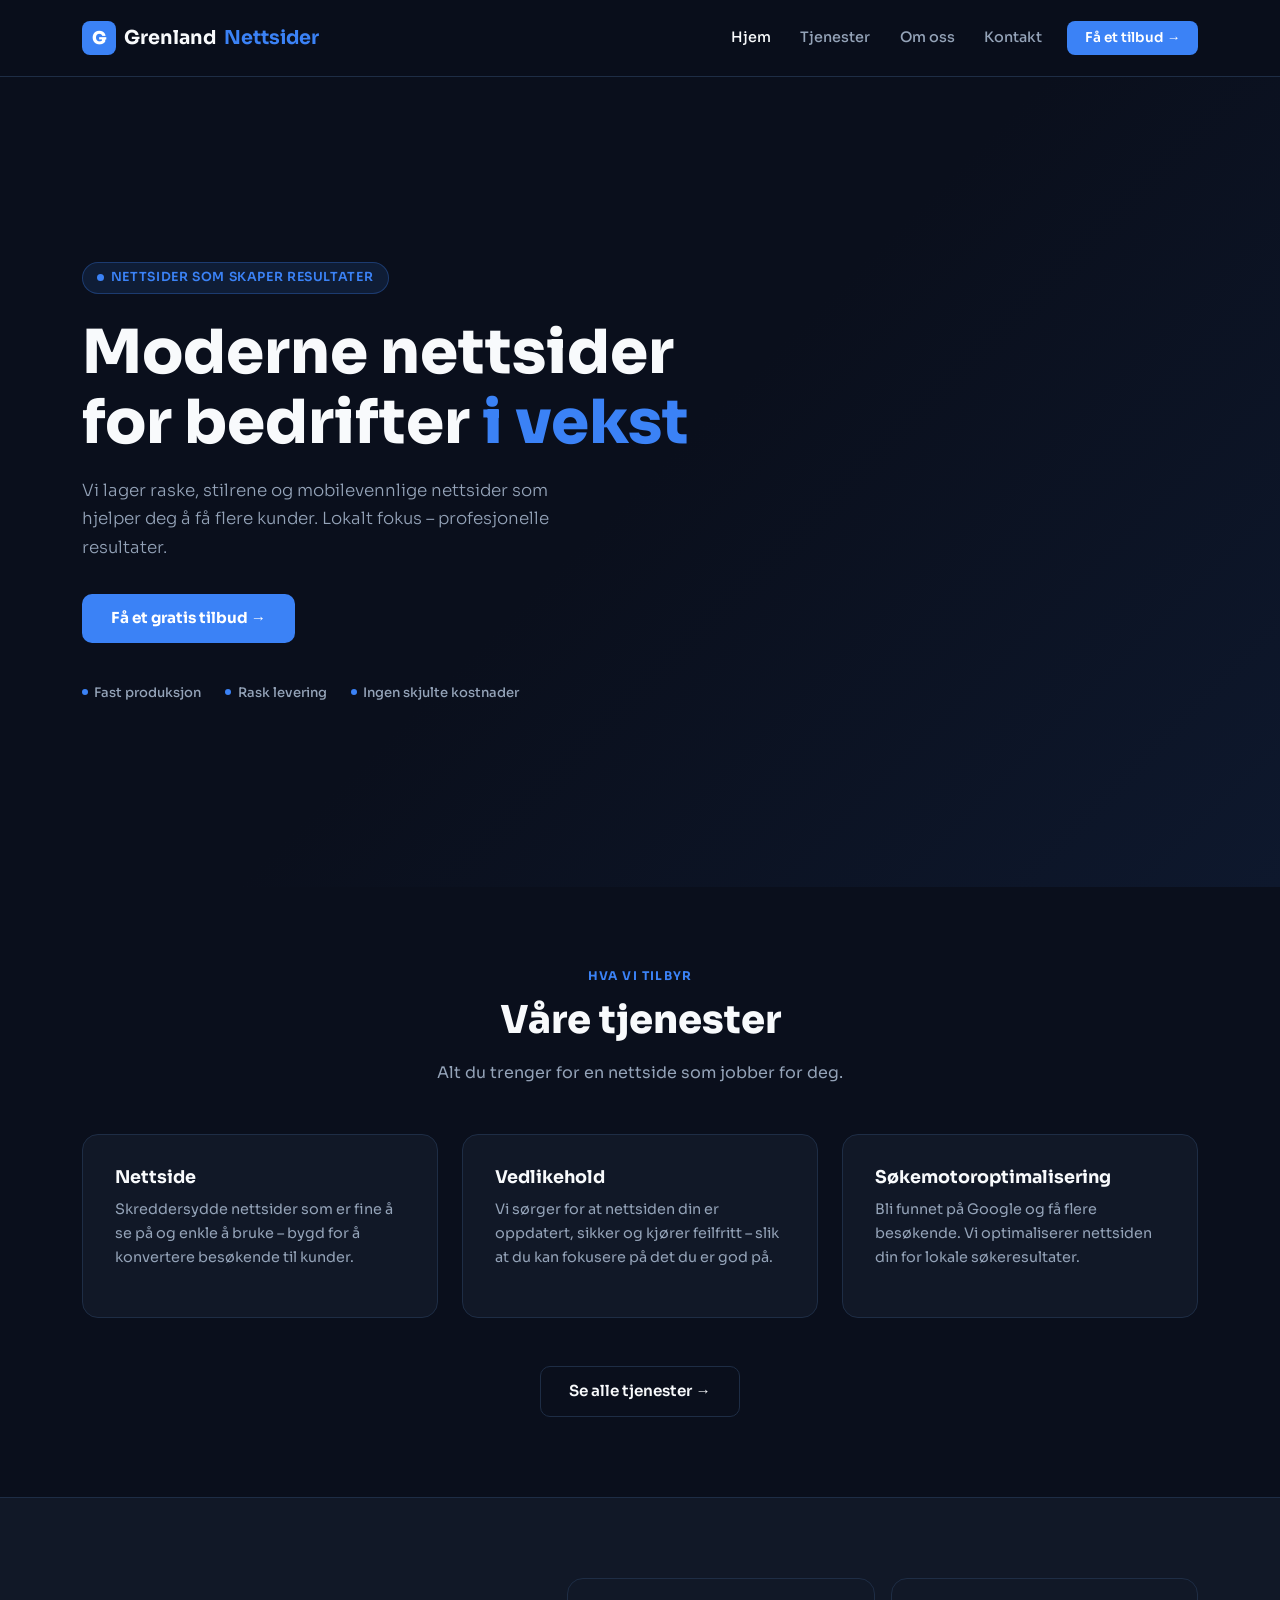
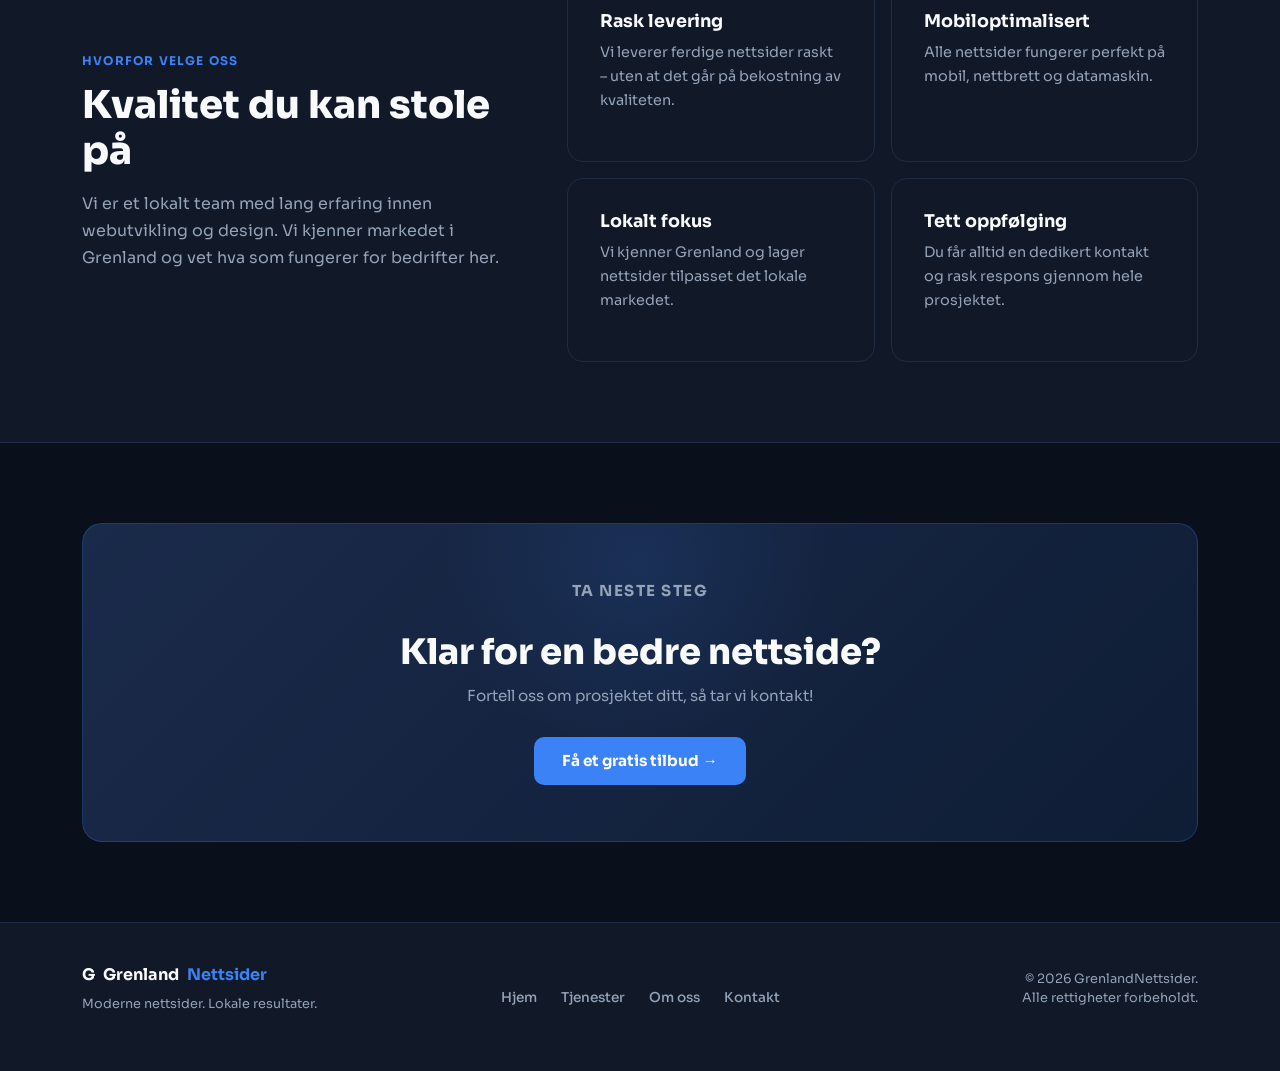
<file: index.html>
<!DOCTYPE html>
<html lang="no">
<head>
  <meta charset="UTF-8">
  <meta name="viewport" content="width=device-width, initial-scale=1.0">
  <title>GrenlandNettsider – Moderne nettsider for bedrifter i vekst</title>
  <link href="https://cdn.jsdelivr.net/npm/bootstrap@5.3.3/dist/css/bootstrap.min.css" rel="stylesheet">
  <link rel="stylesheet" href="style.css">
</head>
<body>

  <!-- Navbar -->
  <nav class="navbar navbar-expand-lg">
    <div class="container">
      <a class="navbar-brand" href="index.html">
        <div class="g-icon">G</div>
        Grenland<span class="brand-blue">Nettsider</span>
      </a>
      <button class="navbar-toggler border-0" type="button" data-bs-toggle="collapse" data-bs-target="#navbarNav">
        <span class="navbar-toggler-icon"></span>
      </button>
      <div class="collapse navbar-collapse" id="navbarNav">
        <ul class="navbar-nav ms-auto align-items-center gap-1">
          <li class="nav-item"><a class="nav-link active" href="index.html">Hjem</a></li>
          <li class="nav-item"><a class="nav-link" href="tjenester.html">Tjenester</a></li>
          <li class="nav-item"><a class="nav-link" href="om-oss.html">Om oss</a></li>
          <li class="nav-item"><a class="nav-link" href="kontakt.html">Kontakt</a></li>
          <li class="nav-item ms-2">
            <a class="nav-link btn-tilbud" href="kontakt.html">Få et tilbud &rarr;</a>
          </li>
        </ul>
      </div>
    </div>
  </nav>

  <!-- Hero -->
  <section class="hero">
    <div class="hero-backdrop"></div>
    <div class="hero-overlay"></div>
    <div class="container hero-content">
      <div class="row align-items-center">
        <div class="col-lg-7">
          <div class="hero-badge">
            <span class="dot" style="width:7px;height:7px;background:var(--blue);border-radius:50%;display:inline-block;"></span>
            Nettsider som skaper resultater
          </div>
          <h1>
            Moderne nettsider<br>
            for bedrifter <span class="blue">i vekst</span>
          </h1>
          <p class="lead">
            Vi lager raske, stilrene og mobilevennlige nettsider som hjelper deg å få flere kunder. Lokalt fokus – profesjonelle resultater.
          </p>
          <div class="d-flex gap-3 flex-wrap">
            <a href="kontakt.html" class="btn-primary-custom">
              Få et gratis tilbud &rarr;
            </a>
          </div>
          <div class="hero-trust">
            <div class="trust-item"><span class="dot"></span> Fast produksjon</div>
            <div class="trust-item"><span class="dot"></span> Rask levering</div>
            <div class="trust-item"><span class="dot"></span> Ingen skjulte kostnader</div>
          </div>
        </div>
      </div>
    </div>
  </section>


  <!-- Tjenester oversikt -->
  <section>
    <div class="container">
      <div class="text-center mb-5">
        <p class="section-label">Hva vi tilbyr</p>
        <h2 class="section-title">Våre tjenester</h2>
        <p class="section-sub mx-auto">Alt du trenger for en nettside som jobber for deg.</p>
      </div>
      <div class="row g-4">
        <div class="col-md-4">
          <div class="card-dark">
            <h3>Nettside</h3>
            <p>Skreddersydde nettsider som er fine å se på og enkle å bruke – bygd for å konvertere besøkende til kunder.</p>
          </div>
        </div>
        <div class="col-md-4">
          <div class="card-dark">
<h3>Vedlikehold</h3>
            <p>Vi sørger for at nettsiden din er oppdatert, sikker og kjører feilfritt – slik at du kan fokusere på det du er god på.</p>
          </div>
        </div>
        <div class="col-md-4">
          <div class="card-dark">
<h3>Søkemotoroptimalisering</h3>
            <p>Bli funnet på Google og få flere besøkende. Vi optimaliserer nettsiden din for lokale søkeresultater.</p>
          </div>
        </div>
      </div>
      <div class="text-center mt-5">
        <a href="tjenester.html" class="btn-ghost">Se alle tjenester &rarr;</a>
      </div>
    </div>
  </section>

  <!-- Hvorfor oss -->
  <section style="background: var(--bg-card); border-top: 1px solid var(--border); border-bottom: 1px solid var(--border);">
    <div class="container">
      <div class="row align-items-center g-5">
        <div class="col-lg-5">
          <p class="section-label">Hvorfor velge oss</p>
          <h2 class="section-title">Kvalitet du kan stole på</h2>
          <p class="section-sub">Vi er et lokalt team med lang erfaring innen webutvikling og design. Vi kjenner markedet i Grenland og vet hva som fungerer for bedrifter her.</p>
        </div>
        <div class="col-lg-7">
          <div class="row g-3">
            <div class="col-sm-6">
              <div class="card-dark">
        <h3>Rask levering</h3>
                <p>Vi leverer ferdige nettsider raskt – uten at det går på bekostning av kvaliteten.</p>
              </div>
            </div>
            <div class="col-sm-6">
              <div class="card-dark">
        <h3>Mobiloptimalisert</h3>
                <p>Alle nettsider fungerer perfekt på mobil, nettbrett og datamaskin.</p>
              </div>
            </div>
            <div class="col-sm-6">
              <div class="card-dark">
        <h3>Lokalt fokus</h3>
                <p>Vi kjenner Grenland og lager nettsider tilpasset det lokale markedet.</p>
              </div>
            </div>
            <div class="col-sm-6">
              <div class="card-dark">
        <h3>Tett oppfølging</h3>
                <p>Du får alltid en dedikert kontakt og rask respons gjennom hele prosjektet.</p>
              </div>
            </div>
          </div>
        </div>
      </div>
    </div>
  </section>

  <!-- CTA -->
  <section>
    <div class="container">
      <div class="cta-banner">
        <p class="section-label" style="text-align:center;">Ta neste steg</p>
        <h2>Klar for en bedre nettside?</h2>
        <p>Fortell oss om prosjektet ditt, så tar vi kontakt!</p>
        <a href="kontakt.html" class="btn-primary-custom" style="display:inline-flex;">
          Få et gratis tilbud &rarr;
        </a>
      </div>
    </div>
  </section>

  <!-- Footer -->
  <footer>
    <div class="container">
      <div class="row align-items-center">
        <div class="col-md-4 mb-3 mb-md-0">
          <a class="footer-brand" href="index.html">
            <div class="g-icon">G</div>
            Grenland<span style="color:var(--blue);">Nettsider</span>
          </a>
          <p class="footer-copy">Moderne nettsider. Lokale resultater.</p>
        </div>
        <div class="col-md-4 mb-3 mb-md-0 text-md-center">
          <ul class="footer-links justify-content-md-center">
            <li><a href="index.html">Hjem</a></li>
            <li><a href="tjenester.html">Tjenester</a></li>
            <li><a href="om-oss.html">Om oss</a></li>
            <li><a href="kontakt.html">Kontakt</a></li>
          </ul>
        </div>
        <div class="col-md-4 text-md-end">
          <p class="footer-copy">&copy; 2026 GrenlandNettsider.<br>Alle rettigheter forbeholdt.</p>
        </div>
      </div>
    </div>
  </footer>

  <script src="https://cdn.jsdelivr.net/npm/bootstrap@5.3.3/dist/js/bootstrap.bundle.min.js"></script>
</body>
</html>
</file>
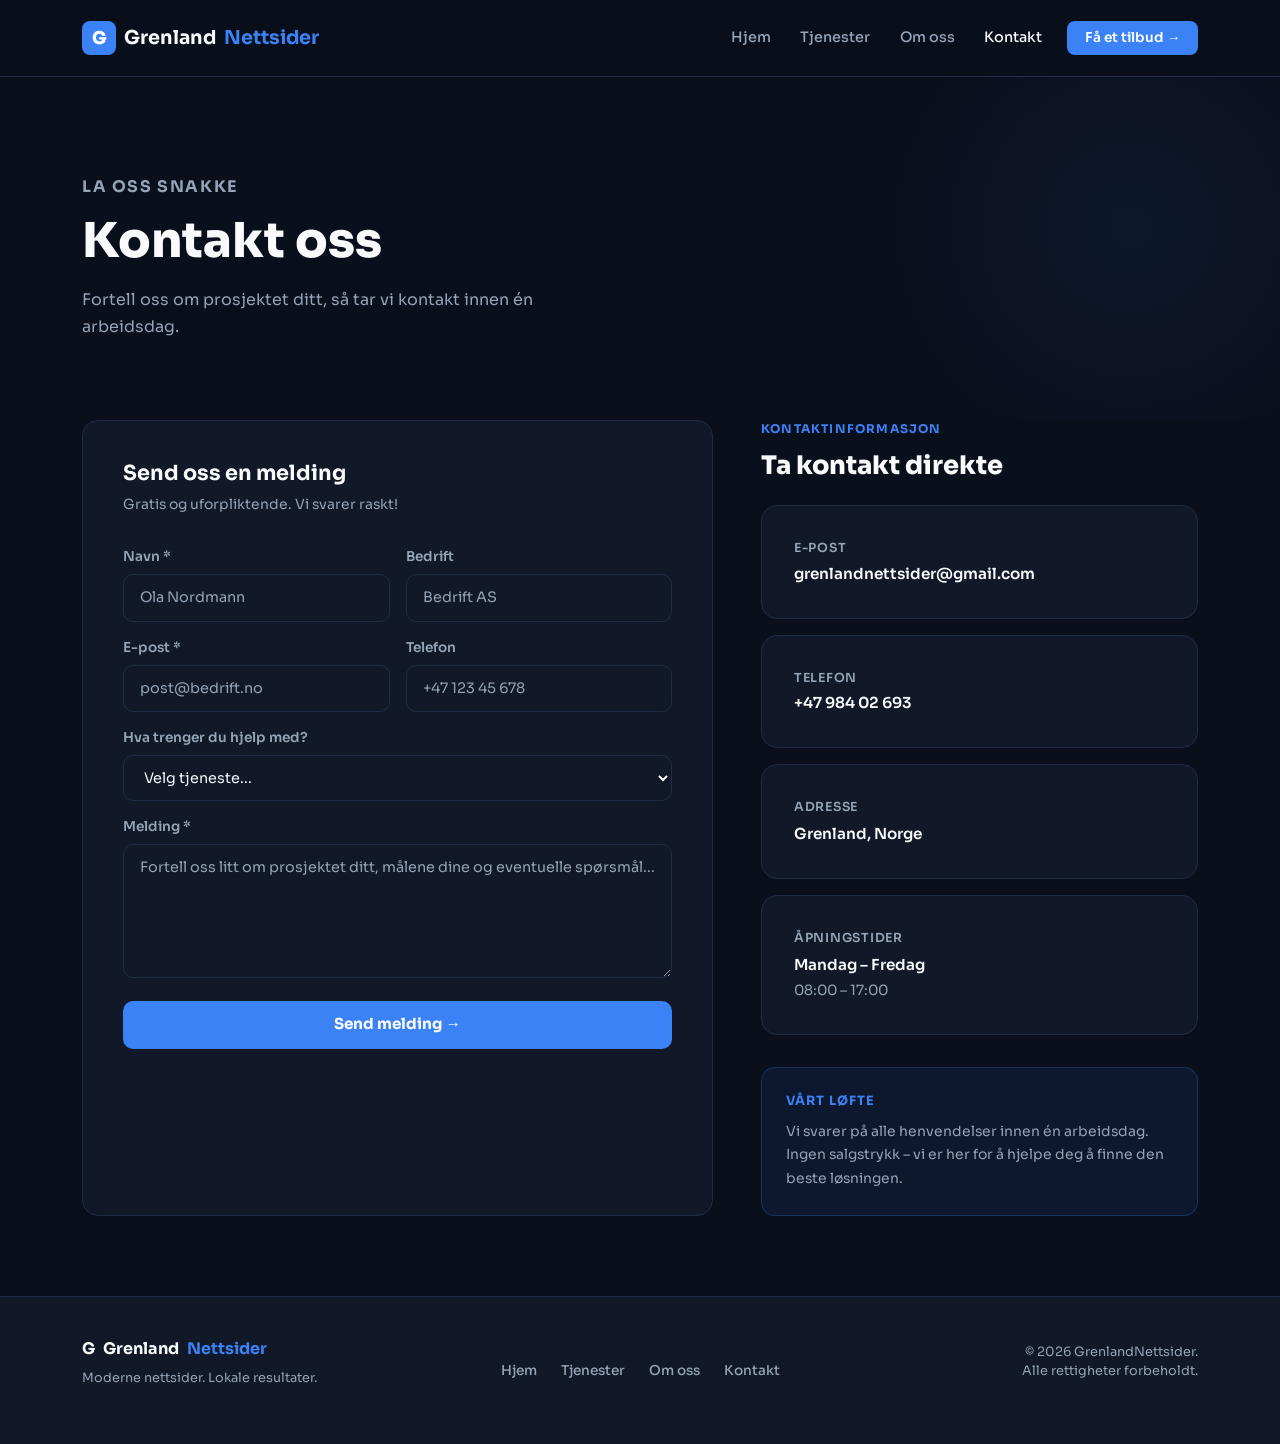
<file: kontakt.html>
<!DOCTYPE html>
<html lang="no">
<head>
  <meta charset="UTF-8">
  <meta name="viewport" content="width=device-width, initial-scale=1.0">
  <title>Kontakt – GrenlandNettsider</title>
  <link href="https://cdn.jsdelivr.net/npm/bootstrap@5.3.3/dist/css/bootstrap.min.css" rel="stylesheet">
  <link rel="stylesheet" href="style.css">
</head>
<body>

  <!-- Navbar -->
  <nav class="navbar navbar-expand-lg">
    <div class="container">
      <a class="navbar-brand" href="index.html">
        <div class="g-icon">G</div>
        Grenland<span class="brand-blue">Nettsider</span>
      </a>
      <button class="navbar-toggler border-0" type="button" data-bs-toggle="collapse" data-bs-target="#navbarNav">
        <span class="navbar-toggler-icon"></span>
      </button>
      <div class="collapse navbar-collapse" id="navbarNav">
        <ul class="navbar-nav ms-auto align-items-center gap-1">
          <li class="nav-item"><a class="nav-link" href="index.html">Hjem</a></li>
          <li class="nav-item"><a class="nav-link" href="tjenester.html">Tjenester</a></li>
          <li class="nav-item"><a class="nav-link" href="om-oss.html">Om oss</a></li>
          <li class="nav-item"><a class="nav-link active" href="kontakt.html">Kontakt</a></li>
          <li class="nav-item ms-2">
            <a class="nav-link btn-tilbud" href="kontakt.html">Få et tilbud &rarr;</a>
          </li>
        </ul>
      </div>
    </div>
  </nav>

  <!-- Page Hero -->
  <section class="page-hero">
    <div class="container">
      <p class="section-label">La oss snakke</p>
      <h1>Kontakt oss</h1>
      <p>Fortell oss om prosjektet ditt, så tar vi kontakt innen én arbeidsdag.</p>
    </div>
  </section>

  <!-- Kontakt innhold -->
  <section style="padding-top: 0;">
    <div class="container">
      <div class="row g-5">

        <!-- Skjema -->
        <div class="col-lg-7">
          <div class="card-dark" style="padding: 2.5rem;">
            <h2 style="font-size:1.3rem;font-weight:700;margin-bottom:0.4rem;">Send oss en melding</h2>
            <p style="color:var(--muted);font-size:0.87rem;margin-bottom:2rem;">Gratis og uforpliktende. Vi svarer raskt!</p>

            <form>
              <div class="row g-3">
                <div class="col-sm-6">
                  <label class="form-label-dark">Navn *</label>
                  <input type="text" class="form-control-dark" placeholder="Ola Nordmann" required>
                </div>
                <div class="col-sm-6">
                  <label class="form-label-dark">Bedrift</label>
                  <input type="text" class="form-control-dark" placeholder="Bedrift AS">
                </div>
                <div class="col-sm-6">
                  <label class="form-label-dark">E-post *</label>
                  <input type="email" class="form-control-dark" placeholder="post@bedrift.no" required>
                </div>
                <div class="col-sm-6">
                  <label class="form-label-dark">Telefon</label>
                  <input type="tel" class="form-control-dark" placeholder="+47 123 45 678">
                </div>
                <div class="col-12">
                  <label class="form-label-dark">Hva trenger du hjelp med?</label>
                  <select class="form-control-dark">
                    <option value="" style="background:var(--bg-card);">Velg tjeneste...</option>
                    <option style="background:var(--bg-card);">Ny nettside</option>
                    <option style="background:var(--bg-card);">Redesign av eksisterende nettside</option>
                    <option style="background:var(--bg-card);">Vedlikehold & support</option>
                    <option style="background:var(--bg-card);">Søkemotoroptimalisering (SEO)</option>
                    <option style="background:var(--bg-card);">Annet</option>
                  </select>
                </div>
                <div class="col-12">
                  <label class="form-label-dark">Melding *</label>
                  <textarea class="form-control-dark" rows="5" placeholder="Fortell oss litt om prosjektet ditt, målene dine og eventuelle spørsmål..." required style="resize:vertical;"></textarea>
                </div>
                <div class="col-12">
                  <button type="submit" class="btn-primary-custom" style="width:100%;justify-content:center;cursor:pointer;border:none;">
                    Send melding &rarr;
                  </button>
                </div>
              </div>
            </form>
          </div>
        </div>

        <!-- Kontaktinfo -->
        <div class="col-lg-5">
          <div style="margin-bottom: 2rem;">
            <p class="section-label">Kontaktinformasjon</p>
            <h2 class="section-title" style="font-size:1.6rem;margin-bottom:1.5rem;">Ta kontakt direkte</h2>

            <div class="card-dark" style="margin-bottom:1rem;">
              <div style="display:flex;align-items:flex-start;gap:1rem;">
<div>
                  <p style="font-size:0.78rem;color:var(--muted);font-weight:600;text-transform:uppercase;letter-spacing:0.06em;margin-bottom:0.2rem;">E-post</p>
                  <a href="mailto:grenlandnettsider@gmail.com" style="color:var(--text);font-weight:600;text-decoration:none;font-size:0.95rem;">grenlandnettsider@gmail.com</a>
                </div>
              </div>
            </div>

            <div class="card-dark" style="margin-bottom:1rem;">
              <div style="display:flex;align-items:flex-start;gap:1rem;">
<div>
                  <p style="font-size:0.78rem;color:var(--muted);font-weight:600;text-transform:uppercase;letter-spacing:0.06em;margin-bottom:0.2rem;">Telefon</p>
                  <a href="tel:+4798402693" style="color:var(--text);font-weight:600;text-decoration:none;font-size:0.95rem;">+47 984 02 693</a>
                </div>
              </div>
            </div>

            <div class="card-dark" style="margin-bottom:1rem;">
              <div style="display:flex;align-items:flex-start;gap:1rem;">
<div>
                  <p style="font-size:0.78rem;color:var(--muted);font-weight:600;text-transform:uppercase;letter-spacing:0.06em;margin-bottom:0.2rem;">Adresse</p>
                  <p style="color:var(--text);font-weight:600;font-size:0.95rem;margin:0;">Grenland, Norge</p>
                </div>
              </div>
            </div>

            <div class="card-dark">
              <div style="display:flex;align-items:flex-start;gap:1rem;">
<div>
                  <p style="font-size:0.78rem;color:var(--muted);font-weight:600;text-transform:uppercase;letter-spacing:0.06em;margin-bottom:0.2rem;">Åpningstider</p>
                  <p style="color:var(--text);font-weight:600;font-size:0.95rem;margin:0;">Mandag – Fredag<br>
                  <span style="color:var(--muted);font-weight:400;font-size:0.88rem;">08:00 – 17:00</span></p>
                </div>
              </div>
            </div>
          </div>

          <!-- Løfte -->
          <div style="background:rgba(59,130,246,0.08);border:1px solid rgba(59,130,246,0.25);border-radius:14px;padding:1.5rem;">
            <p style="font-size:0.8rem;font-weight:700;color:var(--blue);text-transform:uppercase;letter-spacing:0.08em;margin-bottom:0.5rem;">Vårt løfte</p>
            <p style="color:var(--muted);font-size:0.87rem;line-height:1.7;margin:0;">
              Vi svarer på alle henvendelser innen én arbeidsdag. Ingen salgstrykk – vi er her for å hjelpe deg å finne den beste løsningen.
            </p>
          </div>
        </div>

      </div>
    </div>
  </section>

  <!-- Footer -->
  <footer>
    <div class="container">
      <div class="row align-items-center">
        <div class="col-md-4 mb-3 mb-md-0">
          <a class="footer-brand" href="index.html">
            <div class="g-icon">G</div>
            Grenland<span style="color:var(--blue);">Nettsider</span>
          </a>
          <p class="footer-copy">Moderne nettsider. Lokale resultater.</p>
        </div>
        <div class="col-md-4 mb-3 mb-md-0 text-md-center">
          <ul class="footer-links justify-content-md-center">
            <li><a href="index.html">Hjem</a></li>
            <li><a href="tjenester.html">Tjenester</a></li>
            <li><a href="om-oss.html">Om oss</a></li>
            <li><a href="kontakt.html">Kontakt</a></li>
          </ul>
        </div>
        <div class="col-md-4 text-md-end">
          <p class="footer-copy">&copy; 2026 GrenlandNettsider.<br>Alle rettigheter forbeholdt.</p>
        </div>
      </div>
    </div>
  </footer>

  <script src="https://cdn.jsdelivr.net/npm/bootstrap@5.3.3/dist/js/bootstrap.bundle.min.js"></script>
</body>
</html>
</file>
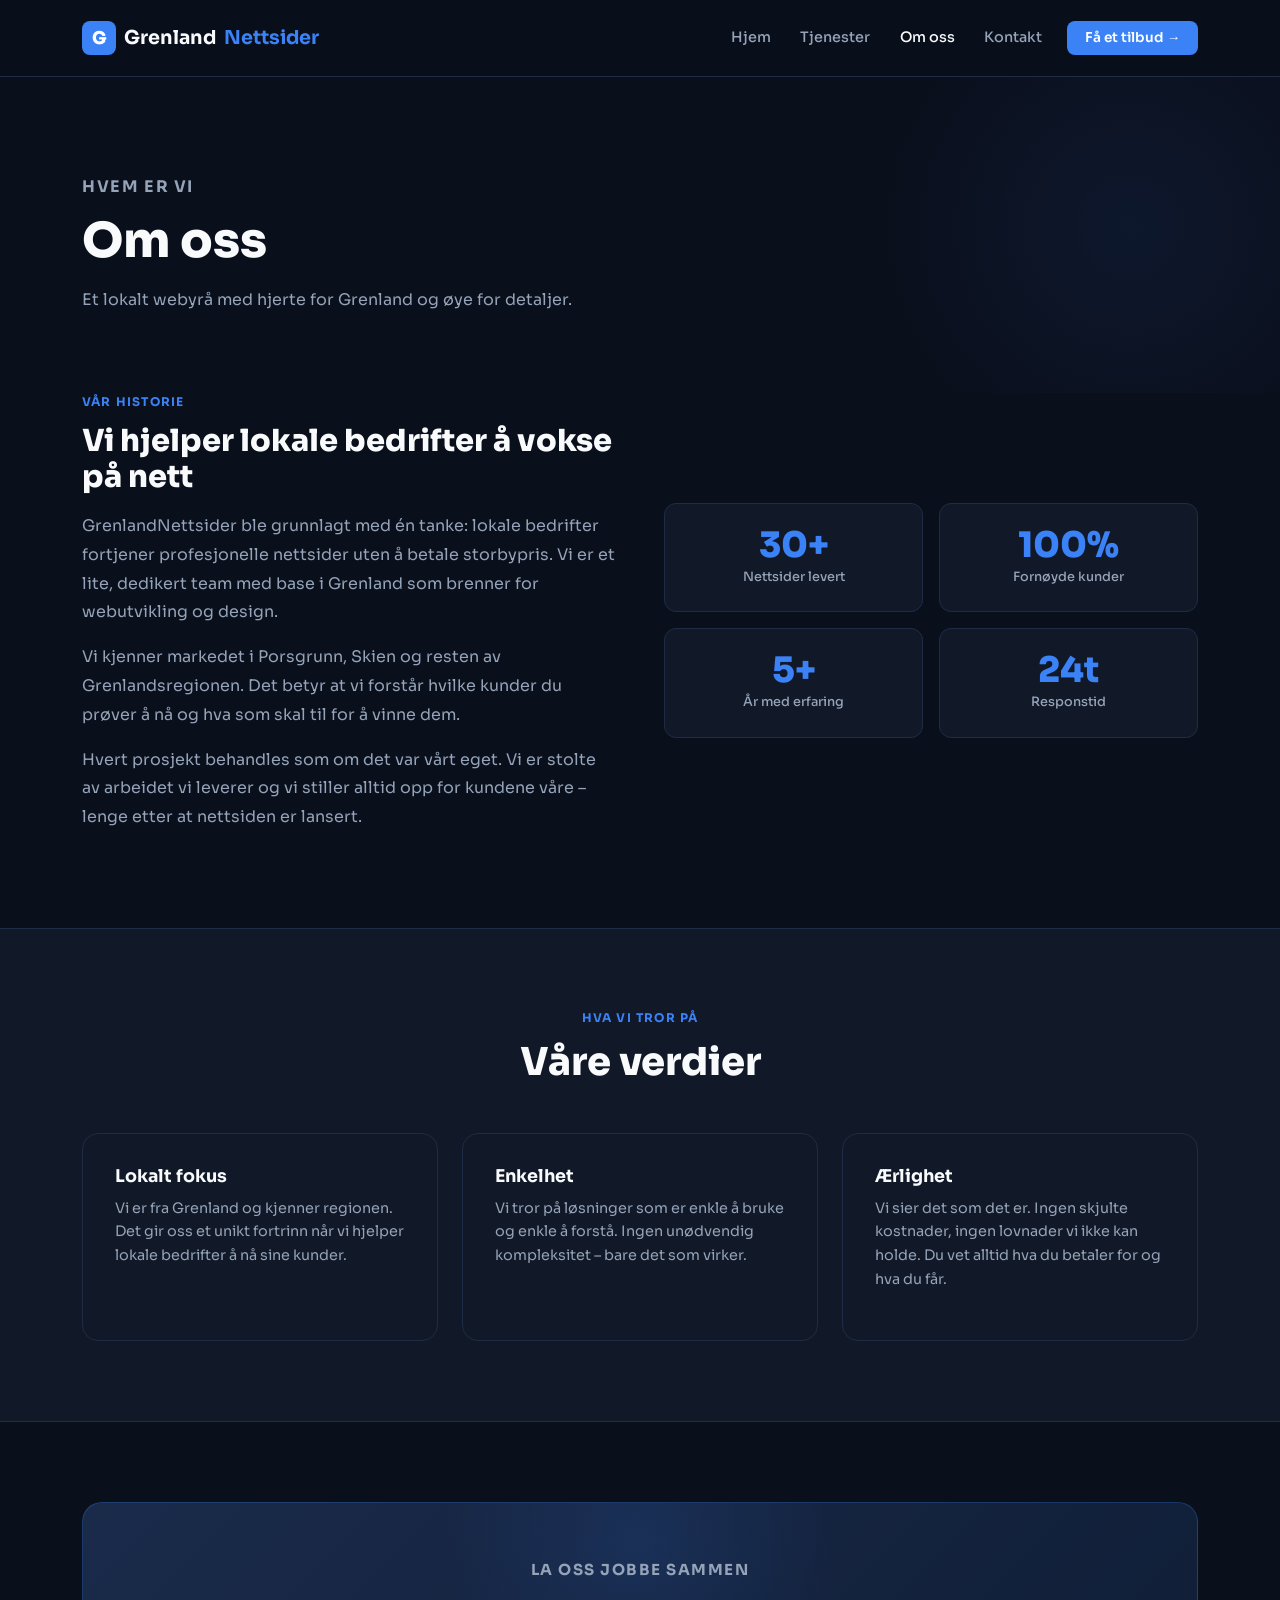
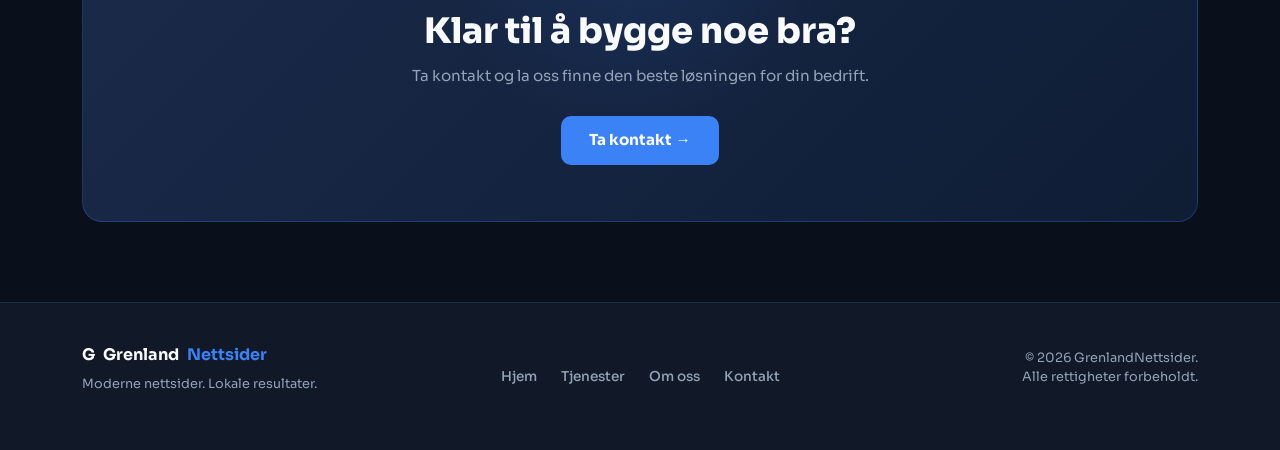
<file: om-oss.html>
<!DOCTYPE html>
<html lang="no">
<head>
  <meta charset="UTF-8">
  <meta name="viewport" content="width=device-width, initial-scale=1.0">
  <title>Om oss – GrenlandNettsider</title>
  <link href="https://cdn.jsdelivr.net/npm/bootstrap@5.3.3/dist/css/bootstrap.min.css" rel="stylesheet">
  <link rel="stylesheet" href="style.css">
</head>
<body>

  <!-- Navbar -->
  <nav class="navbar navbar-expand-lg">
    <div class="container">
      <a class="navbar-brand" href="index.html">
        <div class="g-icon">G</div>
        Grenland<span class="brand-blue">Nettsider</span>
      </a>
      <button class="navbar-toggler border-0" type="button" data-bs-toggle="collapse" data-bs-target="#navbarNav">
        <span class="navbar-toggler-icon"></span>
      </button>
      <div class="collapse navbar-collapse" id="navbarNav">
        <ul class="navbar-nav ms-auto align-items-center gap-1">
          <li class="nav-item"><a class="nav-link" href="index.html">Hjem</a></li>
          <li class="nav-item"><a class="nav-link" href="tjenester.html">Tjenester</a></li>
          <li class="nav-item"><a class="nav-link active" href="om-oss.html">Om oss</a></li>
          <li class="nav-item"><a class="nav-link" href="kontakt.html">Kontakt</a></li>
          <li class="nav-item ms-2">
            <a class="nav-link btn-tilbud" href="kontakt.html">Få et tilbud &rarr;</a>
          </li>
        </ul>
      </div>
    </div>
  </nav>

  <!-- Page Hero -->
  <section class="page-hero">
    <div class="container">
      <p class="section-label">Hvem er vi</p>
      <h1>Om oss</h1>
      <p>Et lokalt webyrå med hjerte for Grenland og øye for detaljer.</p>
    </div>
  </section>

  <!-- Om oss -->
  <section style="padding-top: 0;">
    <div class="container">
      <div class="row align-items-center g-5">
        <div class="col-lg-6">
          <p class="section-label">Vår historie</p>
          <h2 class="section-title" style="font-size:1.9rem;">Vi hjelper lokale bedrifter å vokse på nett</h2>
          <p style="color:var(--muted);line-height:1.8;margin-bottom:1rem;">
            GrenlandNettsider ble grunnlagt med én tanke: lokale bedrifter fortjener profesjonelle nettsider uten å betale storbypris. Vi er et lite, dedikert team med base i Grenland som brenner for webutvikling og design.
          </p>
          <p style="color:var(--muted);line-height:1.8;margin-bottom:1rem;">
            Vi kjenner markedet i Porsgrunn, Skien og resten av Grenlandsregionen. Det betyr at vi forstår hvilke kunder du prøver å nå og hva som skal til for å vinne dem.
          </p>
          <p style="color:var(--muted);line-height:1.8;">
            Hvert prosjekt behandles som om det var vårt eget. Vi er stolte av arbeidet vi leverer og vi stiller alltid opp for kundene våre – lenge etter at nettsiden er lansert.
          </p>
        </div>
        <div class="col-lg-6">
          <div class="row g-3">
            <div class="col-6">
              <div class="stat-box">
                <div class="stat-number">30+</div>
                <div class="stat-label">Nettsider levert</div>
              </div>
            </div>
            <div class="col-6">
              <div class="stat-box">
                <div class="stat-number">100%</div>
                <div class="stat-label">Fornøyde kunder</div>
              </div>
            </div>
            <div class="col-6">
              <div class="stat-box">
                <div class="stat-number">5+</div>
                <div class="stat-label">År med erfaring</div>
              </div>
            </div>
            <div class="col-6">
              <div class="stat-box">
                <div class="stat-number">24t</div>
                <div class="stat-label">Responstid</div>
              </div>
            </div>
          </div>
        </div>
      </div>
    </div>
  </section>

  <!-- Verdier -->
  <section style="background: var(--bg-card); border-top: 1px solid var(--border); border-bottom: 1px solid var(--border);">
    <div class="container">
      <div class="text-center mb-5">
        <p class="section-label">Hva vi tror på</p>
        <h2 class="section-title">Våre verdier</h2>
      </div>
      <div class="row g-4">
        <div class="col-md-4">
          <div class="card-dark">
<h3>Lokalt fokus</h3>
            <p>Vi er fra Grenland og kjenner regionen. Det gir oss et unikt fortrinn når vi hjelper lokale bedrifter å nå sine kunder.</p>
          </div>
        </div>
        <div class="col-md-4">
          <div class="card-dark">
<h3>Enkelhet</h3>
            <p>Vi tror på løsninger som er enkle å bruke og enkle å forstå. Ingen unødvendig kompleksitet – bare det som virker.</p>
          </div>
        </div>
        <div class="col-md-4">
          <div class="card-dark">
<h3>Ærlighet</h3>
            <p>Vi sier det som det er. Ingen skjulte kostnader, ingen lovnader vi ikke kan holde. Du vet alltid hva du betaler for og hva du får.</p>
          </div>
        </div>
      </div>
    </div>
  </section>

  <!-- CTA -->
  <section>
    <div class="container">
      <div class="cta-banner">
        <p class="section-label" style="text-align:center;">La oss jobbe sammen</p>
        <h2>Klar til å bygge noe bra?</h2>
        <p>Ta kontakt og la oss finne den beste løsningen for din bedrift.</p>
        <a href="kontakt.html" class="btn-primary-custom" style="display:inline-flex;">
          Ta kontakt &rarr;
        </a>
      </div>
    </div>
  </section>

  <!-- Footer -->
  <footer>
    <div class="container">
      <div class="row align-items-center">
        <div class="col-md-4 mb-3 mb-md-0">
          <a class="footer-brand" href="index.html">
            <div class="g-icon">G</div>
            Grenland<span style="color:var(--blue);">Nettsider</span>
          </a>
          <p class="footer-copy">Moderne nettsider. Lokale resultater.</p>
        </div>
        <div class="col-md-4 mb-3 mb-md-0 text-md-center">
          <ul class="footer-links justify-content-md-center">
            <li><a href="index.html">Hjem</a></li>
            <li><a href="tjenester.html">Tjenester</a></li>
            <li><a href="om-oss.html">Om oss</a></li>
            <li><a href="kontakt.html">Kontakt</a></li>
          </ul>
        </div>
        <div class="col-md-4 text-md-end">
          <p class="footer-copy">&copy; 2026 GrenlandNettsider.<br>Alle rettigheter forbeholdt.</p>
        </div>
      </div>
    </div>
  </footer>

  <script src="https://cdn.jsdelivr.net/npm/bootstrap@5.3.3/dist/js/bootstrap.bundle.min.js"></script>
</body>
</html>
</file>
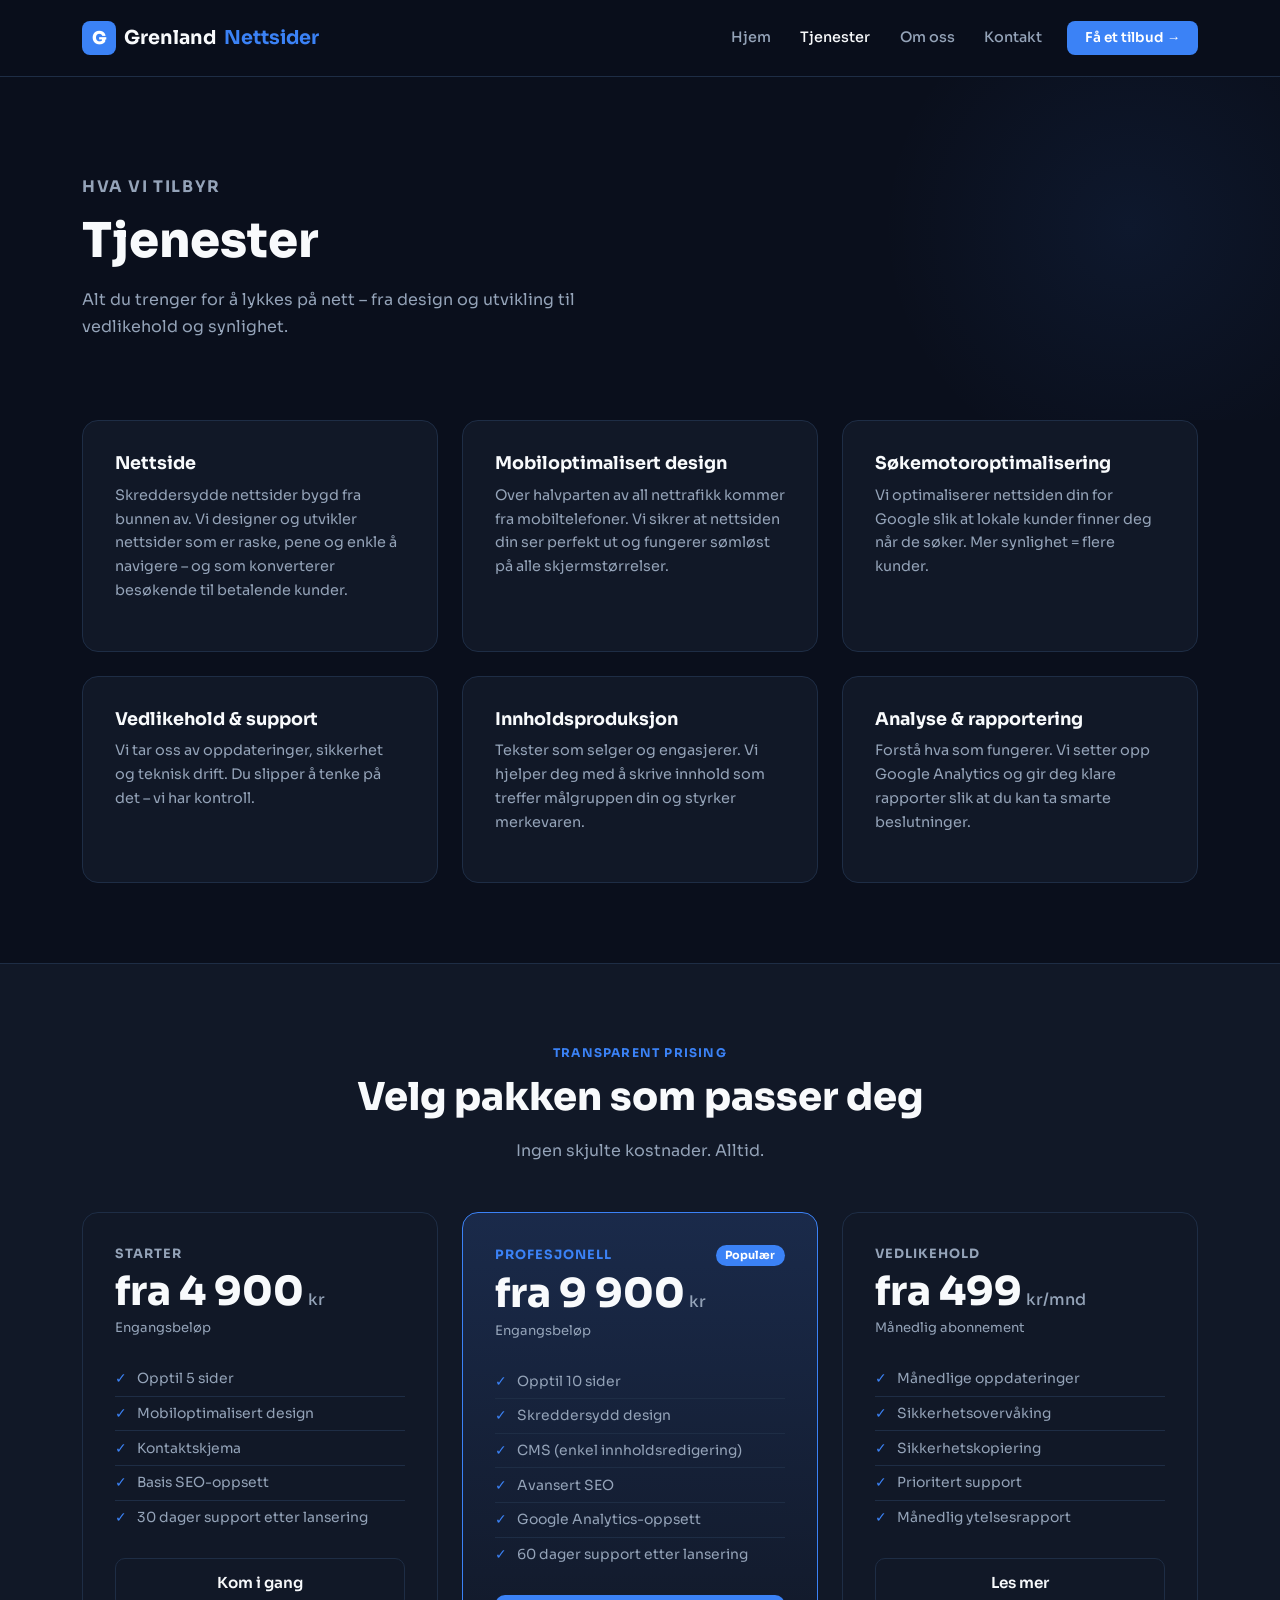
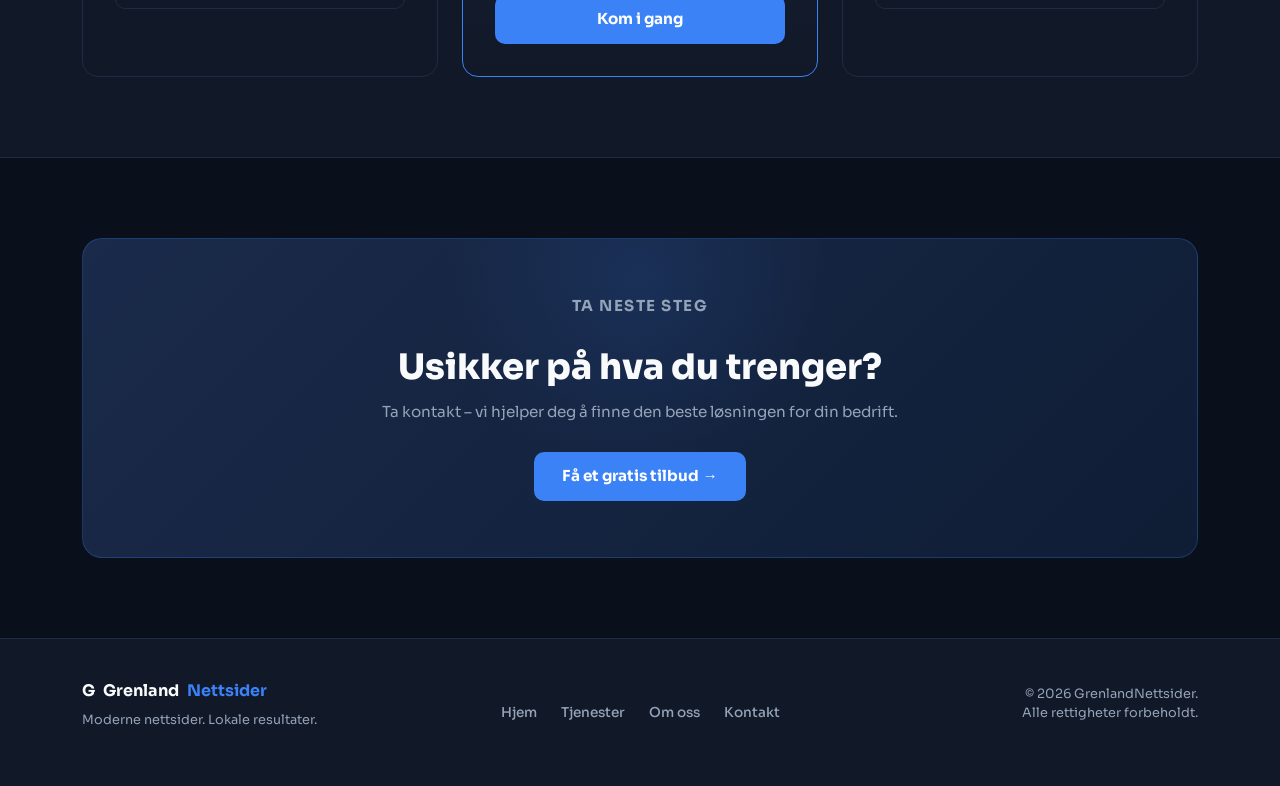
<file: tjenester.html>
<!DOCTYPE html>
<html lang="no">
<head>
  <meta charset="UTF-8">
  <meta name="viewport" content="width=device-width, initial-scale=1.0">
  <title>Tjenester – GrenlandNettsider</title>
  <link href="https://cdn.jsdelivr.net/npm/bootstrap@5.3.3/dist/css/bootstrap.min.css" rel="stylesheet">
  <link rel="stylesheet" href="style.css">
</head>
<body>

  <!-- Navbar -->
  <nav class="navbar navbar-expand-lg">
    <div class="container">
      <a class="navbar-brand" href="index.html">
        <div class="g-icon">G</div>
        Grenland<span class="brand-blue">Nettsider</span>
      </a>
      <button class="navbar-toggler border-0" type="button" data-bs-toggle="collapse" data-bs-target="#navbarNav">
        <span class="navbar-toggler-icon"></span>
      </button>
      <div class="collapse navbar-collapse" id="navbarNav">
        <ul class="navbar-nav ms-auto align-items-center gap-1">
          <li class="nav-item"><a class="nav-link" href="index.html">Hjem</a></li>
          <li class="nav-item"><a class="nav-link active" href="tjenester.html">Tjenester</a></li>
          <li class="nav-item"><a class="nav-link" href="om-oss.html">Om oss</a></li>
          <li class="nav-item"><a class="nav-link" href="kontakt.html">Kontakt</a></li>
          <li class="nav-item ms-2">
            <a class="nav-link btn-tilbud" href="kontakt.html">Få et tilbud &rarr;</a>
          </li>
        </ul>
      </div>
    </div>
  </nav>

  <!-- Page Hero -->
  <section class="page-hero">
    <div class="container">
      <p class="section-label">Hva vi tilbyr</p>
      <h1>Tjenester</h1>
      <p>Alt du trenger for å lykkes på nett – fra design og utvikling til vedlikehold og synlighet.</p>
    </div>
  </section>

  <!-- Tjenester -->
  <section style="padding-top: 0;">
    <div class="container">
      <div class="row g-4">

        <!-- Nettside -->
        <div class="col-md-6 col-lg-4">
          <div class="card-dark">
            <h3>Nettside</h3>
            <p>Skreddersydde nettsider bygd fra bunnen av. Vi designer og utvikler nettsider som er raske, pene og enkle å navigere – og som konverterer besøkende til betalende kunder.</p>
          </div>
        </div>

        <!-- Mobildesign -->
        <div class="col-md-6 col-lg-4">
          <div class="card-dark">
<h3>Mobiloptimalisert design</h3>
            <p>Over halvparten av all nettrafikk kommer fra mobiltelefoner. Vi sikrer at nettsiden din ser perfekt ut og fungerer sømløst på alle skjermstørrelser.</p>
          </div>
        </div>

        <!-- SEO -->
        <div class="col-md-6 col-lg-4">
          <div class="card-dark">
<h3>Søkemotoroptimalisering</h3>
            <p>Vi optimaliserer nettsiden din for Google slik at lokale kunder finner deg når de søker. Mer synlighet = flere kunder.</p>
          </div>
        </div>

        <!-- Vedlikehold -->
        <div class="col-md-6 col-lg-4">
          <div class="card-dark">
<h3>Vedlikehold & support</h3>
            <p>Vi tar oss av oppdateringer, sikkerhet og teknisk drift. Du slipper å tenke på det – vi har kontroll.</p>
          </div>
        </div>

        <!-- Innholdsproduksjon -->
        <div class="col-md-6 col-lg-4">
          <div class="card-dark">
<h3>Innholdsproduksjon</h3>
            <p>Tekster som selger og engasjerer. Vi hjelper deg med å skrive innhold som treffer målgruppen din og styrker merkevaren.</p>
          </div>
        </div>

        <!-- Analyse -->
        <div class="col-md-6 col-lg-4">
          <div class="card-dark">
<h3>Analyse & rapportering</h3>
            <p>Forstå hva som fungerer. Vi setter opp Google Analytics og gir deg klare rapporter slik at du kan ta smarte beslutninger.</p>
          </div>
        </div>

      </div>
    </div>
  </section>

  <!-- Priser -->
  <section style="background: var(--bg-card); border-top: 1px solid var(--border); border-bottom: 1px solid var(--border);">
    <div class="container">
      <div class="text-center mb-5">
        <p class="section-label">Transparent prising</p>
        <h2 class="section-title">Velg pakken som passer deg</h2>
        <p class="section-sub mx-auto">Ingen skjulte kostnader. Alltid.</p>
      </div>
      <div class="row g-4 justify-content-center">

        <div class="col-md-4">
          <div class="pricing-card">
            <p style="font-size:0.8rem;font-weight:700;color:var(--muted);text-transform:uppercase;letter-spacing:0.08em;margin-bottom:0.5rem;">Starter</p>
            <div class="pricing-price">fra 4 900<span> kr</span></div>
            <p style="color:var(--muted);font-size:0.82rem;margin-top:0.4rem;margin-bottom:1.5rem;">Engangsbeløp</p>
            <ul class="pricing-features">
              <li><span class="check">✓</span> Opptil 5 sider</li>
              <li><span class="check">✓</span> Mobiloptimalisert design</li>
              <li><span class="check">✓</span> Kontaktskjema</li>
              <li><span class="check">✓</span> Basis SEO-oppsett</li>
              <li><span class="check">✓</span> 30 dager support etter lansering</li>
            </ul>
            <a href="kontakt.html" class="btn-ghost" style="width:100%;justify-content:center;">Kom i gang</a>
          </div>
        </div>

        <div class="col-md-4">
          <div class="pricing-card featured">
            <div style="display:flex;justify-content:space-between;align-items:center;margin-bottom:0.5rem;">
              <p style="font-size:0.8rem;font-weight:700;color:var(--blue);text-transform:uppercase;letter-spacing:0.08em;margin:0;">Profesjonell</p>
              <span style="background:var(--blue);color:white;font-size:0.7rem;font-weight:700;padding:0.15rem 0.6rem;border-radius:999px;">Populær</span>
            </div>
            <div class="pricing-price">fra 9 900<span> kr</span></div>
            <p style="color:var(--muted);font-size:0.82rem;margin-top:0.4rem;margin-bottom:1.5rem;">Engangsbeløp</p>
            <ul class="pricing-features">
              <li><span class="check">✓</span> Opptil 10 sider</li>
              <li><span class="check">✓</span> Skreddersydd design</li>
              <li><span class="check">✓</span> CMS (enkel innholdsredigering)</li>
              <li><span class="check">✓</span> Avansert SEO</li>
              <li><span class="check">✓</span> Google Analytics-oppsett</li>
              <li><span class="check">✓</span> 60 dager support etter lansering</li>
            </ul>
            <a href="kontakt.html" class="btn-primary-custom" style="width:100%;justify-content:center;">Kom i gang</a>
          </div>
        </div>

        <div class="col-md-4">
          <div class="pricing-card">
            <p style="font-size:0.8rem;font-weight:700;color:var(--muted);text-transform:uppercase;letter-spacing:0.08em;margin-bottom:0.5rem;">Vedlikehold</p>
            <div class="pricing-price">fra 499<span> kr/mnd</span></div>
            <p style="color:var(--muted);font-size:0.82rem;margin-top:0.4rem;margin-bottom:1.5rem;">Månedlig abonnement</p>
            <ul class="pricing-features">
              <li><span class="check">✓</span> Månedlige oppdateringer</li>
              <li><span class="check">✓</span> Sikkerhetsovervåking</li>
              <li><span class="check">✓</span> Sikkerhetskopiering</li>
              <li><span class="check">✓</span> Prioritert support</li>
              <li><span class="check">✓</span> Månedlig ytelsesrapport</li>
            </ul>
            <a href="kontakt.html" class="btn-ghost" style="width:100%;justify-content:center;">Les mer</a>
          </div>
        </div>

      </div>
    </div>
  </section>

  <!-- CTA -->
  <section>
    <div class="container">
      <div class="cta-banner">
        <p class="section-label" style="text-align:center;">Ta neste steg</p>
        <h2>Usikker på hva du trenger?</h2>
        <p>Ta kontakt – vi hjelper deg å finne den beste løsningen for din bedrift.</p>
        <a href="kontakt.html" class="btn-primary-custom" style="display:inline-flex;">
          Få et gratis tilbud &rarr;
        </a>
      </div>
    </div>
  </section>

  <!-- Footer -->
  <footer>
    <div class="container">
      <div class="row align-items-center">
        <div class="col-md-4 mb-3 mb-md-0">
          <a class="footer-brand" href="index.html">
            <div class="g-icon">G</div>
            Grenland<span style="color:var(--blue);">Nettsider</span>
          </a>
          <p class="footer-copy">Moderne nettsider. Lokale resultater.</p>
        </div>
        <div class="col-md-4 mb-3 mb-md-0 text-md-center">
          <ul class="footer-links justify-content-md-center">
            <li><a href="index.html">Hjem</a></li>
            <li><a href="tjenester.html">Tjenester</a></li>
            <li><a href="om-oss.html">Om oss</a></li>
            <li><a href="kontakt.html">Kontakt</a></li>
          </ul>
        </div>
        <div class="col-md-4 text-md-end">
          <p class="footer-copy">&copy; 2026 GrenlandNettsider.<br>Alle rettigheter forbeholdt.</p>
        </div>
      </div>
    </div>
  </footer>

  <script src="https://cdn.jsdelivr.net/npm/bootstrap@5.3.3/dist/js/bootstrap.bundle.min.js"></script>
</body>
</html>
</file>
<file: style.css>
@import url('https://fonts.googleapis.com/css2?family=Sora:wght@300;400;500;600;700;800&display=swap');

:root {
  --bg-dark: #0a0f1c;
  --bg-card: #111827;
  --bg-card2: #1a2235;
  --blue: #3b82f6;
  --blue-hover: #2563eb;
  --text: #f8fafc;
  --muted: #94a3b8;
  --border: #1e2d45;
}

* {
  margin: 0;
  padding: 0;
  box-sizing: border-box;
}

body {
  font-family: 'Sora', sans-serif;
  background-color: var(--bg-dark);
  color: var(--text);
  min-height: 100vh;
}

/* ── NAVBAR ── */
.navbar {
  background: rgba(10, 15, 28, 0.92) !important;
  backdrop-filter: blur(12px);
  border-bottom: 1px solid var(--border);
  padding: 1rem 0;
  position: sticky;
  top: 0;
  z-index: 1000;
}

.navbar-brand {
  font-weight: 700;
  font-size: 1.2rem;
  color: var(--text) !important;
  display: flex;
  align-items: center;
  gap: 0.5rem;
}

.navbar-brand .g-icon {
  width: 34px;
  height: 34px;
  background: var(--blue);
  border-radius: 8px;
  display: flex;
  align-items: center;
  justify-content: center;
  font-weight: 800;
  font-size: 1.1rem;
  color: white;
  flex-shrink: 0;
}

.navbar-brand span.brand-blue {
  color: var(--blue);
}

.nav-link {
  color: var(--muted) !important;
  font-weight: 500;
  font-size: 0.9rem;
  transition: color 0.2s;
  padding: 0.4rem 0.8rem !important;
}

.nav-link:hover,
.nav-link.active {
  color: var(--text) !important;
}

.btn-tilbud {
  background: var(--blue);
  color: white !important;
  border-radius: 8px;
  padding: 0.45rem 1.1rem !important;
  font-weight: 600;
  font-size: 0.85rem;
  transition: background 0.2s;
}

.btn-tilbud:hover {
  background: var(--blue-hover) !important;
  color: white !important;
}

/* ── HERO ── */
.hero {
  position: relative;
  min-height: 90vh;
  display: flex;
  align-items: center;
  overflow: hidden;
}

.hero-backdrop {
  position: absolute;
  inset: 0;
  background-image: url('https://cdn.discordapp.com/attachments/1414317445426057236/1490359732261621760/966d6a86-c8e8-4d90-9da0-f80edcbf8daf.png?ex=69d3c529&is=69d273a9&hm=00768cd3d87e97b7042a701c14c0bbfbb217b4e4b8885924122f0c1ae28f9f50&');
  background-size: cover;
  background-position: center right;
  background-repeat: no-repeat;
  opacity: 0.08;
  z-index: 0;
}

.hero-overlay {
  position: absolute;
  inset: 0;
  background: linear-gradient(135deg, var(--bg-dark) 50%, rgba(59,130,246,0.08) 100%);
  z-index: 1;
}

.hero-content {
  position: relative;
  z-index: 2;
}

.hero-badge {
  display: inline-flex;
  align-items: center;
  gap: 0.4rem;
  background: rgba(59,130,246,0.12);
  border: 1px solid rgba(59,130,246,0.3);
  border-radius: 999px;
  padding: 0.35rem 0.9rem;
  font-size: 0.78rem;
  font-weight: 600;
  color: var(--blue);
  letter-spacing: 0.05em;
  text-transform: uppercase;
  margin-bottom: 1.5rem;
}

.hero h1 {
  font-size: clamp(2.2rem, 5vw, 3.8rem);
  font-weight: 800;
  line-height: 1.15;
  margin-bottom: 1.2rem;
}

.hero h1 .blue {
  color: var(--blue);
}

.hero p.lead {
  font-size: 1.05rem;
  color: var(--muted);
  max-width: 520px;
  line-height: 1.7;
  margin-bottom: 2rem;
}

.btn-primary-custom {
  background: var(--blue);
  color: white;
  border: none;
  border-radius: 10px;
  padding: 0.8rem 1.8rem;
  font-weight: 700;
  font-size: 0.95rem;
  text-decoration: none;
  display: inline-flex;
  align-items: center;
  gap: 0.5rem;
  transition: background 0.2s, transform 0.15s;
}

.btn-primary-custom:hover {
  background: var(--blue-hover);
  color: white;
  transform: translateY(-2px);
}

.btn-ghost {
  background: transparent;
  color: var(--text);
  border: 1.5px solid var(--border);
  border-radius: 10px;
  padding: 0.8rem 1.8rem;
  font-weight: 600;
  font-size: 0.95rem;
  text-decoration: none;
  display: inline-flex;
  align-items: center;
  gap: 0.5rem;
  transition: border-color 0.2s, transform 0.15s;
}

.btn-ghost:hover {
  border-color: var(--blue);
  color: var(--blue);
  transform: translateY(-2px);
}

.hero-trust {
  display: flex;
  align-items: center;
  gap: 1.5rem;
  margin-top: 2.5rem;
  flex-wrap: wrap;
}

.trust-item {
  display: flex;
  align-items: center;
  gap: 0.4rem;
  font-size: 0.82rem;
  color: var(--muted);
  font-weight: 500;
}

.trust-item .dot {
  width: 6px;
  height: 6px;
  background: var(--blue);
  border-radius: 50%;
  flex-shrink: 0;
}

/* ── SECTIONS ── */
section {
  padding: 5rem 0;
}

.section-label {
  font-size: 0.75rem;
  font-weight: 700;
  letter-spacing: 0.1em;
  text-transform: uppercase;
  color: var(--blue);
  margin-bottom: 0.75rem;
}

.section-title {
  font-size: clamp(1.8rem, 3vw, 2.5rem);
  font-weight: 800;
  margin-bottom: 1rem;
  line-height: 1.2;
}

.section-sub {
  color: var(--muted);
  font-size: 1rem;
  max-width: 550px;
  line-height: 1.7;
}

/* ── CARDS ── */
.card-dark {
  background: var(--bg-card);
  border: 1px solid var(--border);
  border-radius: 16px;
  padding: 2rem;
  transition: border-color 0.25s, transform 0.2s;
  height: 100%;
}

.card-dark:hover {
  border-color: rgba(59,130,246,0.4);
  transform: translateY(-4px);
}

.card-icon {
  width: 48px;
  height: 48px;
  background: rgba(59,130,246,0.12);
  border-radius: 12px;
  display: flex;
  align-items: center;
  justify-content: center;
  font-size: 1.4rem;
  margin-bottom: 1.2rem;
  flex-shrink: 0;
}

.card-dark h3 {
  font-size: 1.1rem;
  font-weight: 700;
  margin-bottom: 0.6rem;
}

.card-dark p {
  color: var(--muted);
  font-size: 0.9rem;
  line-height: 1.65;
}

/* ── CLIENTS STRIP ── */
.clients-strip {
  background: var(--bg-card);
  border-top: 1px solid var(--border);
  border-bottom: 1px solid var(--border);
  padding: 2.5rem 0;
}

.clients-strip .label {
  font-size: 0.75rem;
  font-weight: 600;
  letter-spacing: 0.08em;
  text-transform: uppercase;
  color: var(--muted);
  margin-bottom: 1.5rem;
  text-align: center;
}

.client-logos {
  display: flex;
  justify-content: center;
  align-items: center;
  gap: 2.5rem;
  flex-wrap: wrap;
}

.client-pill {
  display: flex;
  align-items: center;
  gap: 0.5rem;
  background: var(--bg-card2);
  border: 1px solid var(--border);
  border-radius: 999px;
  padding: 0.5rem 1.2rem;
  font-size: 0.82rem;
  font-weight: 600;
  color: var(--muted);
  transition: color 0.2s, border-color 0.2s;
}

.client-pill:hover {
  color: var(--text);
  border-color: var(--blue);
}

/* ── CTA BANNER ── */
.cta-banner {
  background: linear-gradient(135deg, #1a2a4a 0%, #0f1d35 100%);
  border: 1px solid rgba(59,130,246,0.25);
  border-radius: 20px;
  padding: 3.5rem 2.5rem;
  text-align: center;
  position: relative;
  overflow: hidden;
}

.cta-banner::before {
  content: '';
  position: absolute;
  top: -50%;
  left: 50%;
  transform: translateX(-50%);
  width: 400px;
  height: 400px;
  background: radial-gradient(circle, rgba(59,130,246,0.12) 0%, transparent 70%);
  pointer-events: none;
}

.cta-banner h2 {
  font-size: clamp(1.5rem, 3vw, 2.2rem);
  font-weight: 800;
  margin-bottom: 0.75rem;
  position: relative;
}

.cta-banner p {
  color: var(--muted);
  font-size: 0.95rem;
  margin-bottom: 1.8rem;
  position: relative;
}

/* ── FOOTER ── */
footer {
  background: var(--bg-card);
  border-top: 1px solid var(--border);
  padding: 2.5rem 0;
}

.footer-brand {
  display: flex;
  align-items: center;
  gap: 0.5rem;
  font-weight: 700;
  font-size: 1rem;
  color: var(--text);
  text-decoration: none;
  margin-bottom: 0.5rem;
}

.footer-links {
  list-style: none;
  display: flex;
  gap: 1.5rem;
  flex-wrap: wrap;
  margin: 0;
  padding: 0;
}

.footer-links a {
  color: var(--muted);
  text-decoration: none;
  font-size: 0.85rem;
  font-weight: 500;
  transition: color 0.2s;
}

.footer-links a:hover {
  color: var(--blue);
}

.footer-copy {
  color: var(--muted);
  font-size: 0.8rem;
}

/* ── PAGE HERO (inner pages) ── */
.page-hero {
  padding: 6rem 0 4rem;
  position: relative;
  overflow: hidden;
}

.page-hero::before {
  content: '';
  position: absolute;
  top: -100px;
  right: -100px;
  width: 500px;
  height: 500px;
  background: radial-gradient(circle, rgba(59,130,246,0.08) 0%, transparent 70%);
  pointer-events: none;
}

.page-hero h1 {
  font-size: clamp(2rem, 4vw, 3rem);
  font-weight: 800;
  line-height: 1.2;
  margin-bottom: 1rem;
}

.page-hero p {
  color: var(--muted);
  font-size: 1rem;
  max-width: 520px;
  line-height: 1.7;
}

/* ── FORM ── */
.form-control-dark {
  background: var(--bg-card);
  border: 1px solid var(--border);
  border-radius: 10px;
  color: var(--text);
  padding: 0.75rem 1rem;
  font-family: 'Sora', sans-serif;
  font-size: 0.9rem;
  width: 100%;
  transition: border-color 0.2s;
}

.form-control-dark:focus {
  outline: none;
  border-color: var(--blue);
  background: var(--bg-card);
  color: var(--text);
}

.form-control-dark::placeholder {
  color: var(--muted);
}

.form-label-dark {
  font-size: 0.85rem;
  font-weight: 600;
  color: var(--muted);
  margin-bottom: 0.4rem;
  display: block;
}

/* ── PORTFOLIO GRID ── */
.portfolio-card {
  background: var(--bg-card);
  border: 1px solid var(--border);
  border-radius: 16px;
  overflow: hidden;
  transition: border-color 0.25s, transform 0.2s;
}

.portfolio-card:hover {
  border-color: rgba(59,130,246,0.4);
  transform: translateY(-4px);
}

.portfolio-thumb {
  height: 200px;
  background: linear-gradient(135deg, #1a2a4a, #0f1d35);
  display: flex;
  align-items: center;
  justify-content: center;
  font-size: 3rem;
  position: relative;
  overflow: hidden;
}

.portfolio-thumb::after {
  content: '';
  position: absolute;
  inset: 0;
  background: linear-gradient(180deg, transparent 60%, rgba(10,15,28,0.8) 100%);
}

.portfolio-info {
  padding: 1.5rem;
}

.portfolio-tag {
  display: inline-block;
  background: rgba(59,130,246,0.12);
  color: var(--blue);
  border-radius: 999px;
  padding: 0.2rem 0.7rem;
  font-size: 0.72rem;
  font-weight: 700;
  letter-spacing: 0.05em;
  text-transform: uppercase;
  margin-bottom: 0.6rem;
}

.portfolio-info h3 {
  font-size: 1rem;
  font-weight: 700;
  margin-bottom: 0.4rem;
}

.portfolio-info p {
  color: var(--muted);
  font-size: 0.85rem;
  line-height: 1.6;
}

/* ── PRICING ── */
.pricing-card {
  background: var(--bg-card);
  border: 1px solid var(--border);
  border-radius: 16px;
  padding: 2rem;
  height: 100%;
  transition: transform 0.2s;
}

.pricing-card.featured {
  border-color: var(--blue);
  background: linear-gradient(180deg, #1a2a4a 0%, var(--bg-card) 100%);
}

.pricing-card:hover {
  transform: translateY(-4px);
}

.pricing-price {
  font-size: 2.5rem;
  font-weight: 800;
  color: var(--text);
  line-height: 1;
}

.pricing-price span {
  font-size: 1rem;
  font-weight: 500;
  color: var(--muted);
}

.pricing-features {
  list-style: none;
  padding: 0;
  margin: 1.5rem 0;
}

.pricing-features li {
  display: flex;
  align-items: center;
  gap: 0.6rem;
  color: var(--muted);
  font-size: 0.87rem;
  padding: 0.4rem 0;
  border-bottom: 1px solid var(--border);
}

.pricing-features li:last-child {
  border-bottom: none;
}

.pricing-features li .check {
  color: var(--blue);
  flex-shrink: 0;
}

/* ── ABOUT ── */
.stat-box {
  background: var(--bg-card);
  border: 1px solid var(--border);
  border-radius: 12px;
  padding: 1.5rem;
  text-align: center;
}

.stat-number {
  font-size: 2.2rem;
  font-weight: 800;
  color: var(--blue);
  line-height: 1;
}

.stat-label {
  font-size: 0.8rem;
  color: var(--muted);
  font-weight: 500;
  margin-top: 0.3rem;
}

/* ── RESPONSIVE ── */
@media (max-width: 768px) {
  .hero {
    min-height: auto;
    padding: 4rem 0 3rem;
  }

  .hero-trust {
    gap: 1rem;
  }

  .client-logos {
    gap: 1rem;
  }

  .cta-banner {
    padding: 2.5rem 1.5rem;
  }
}
</file>
